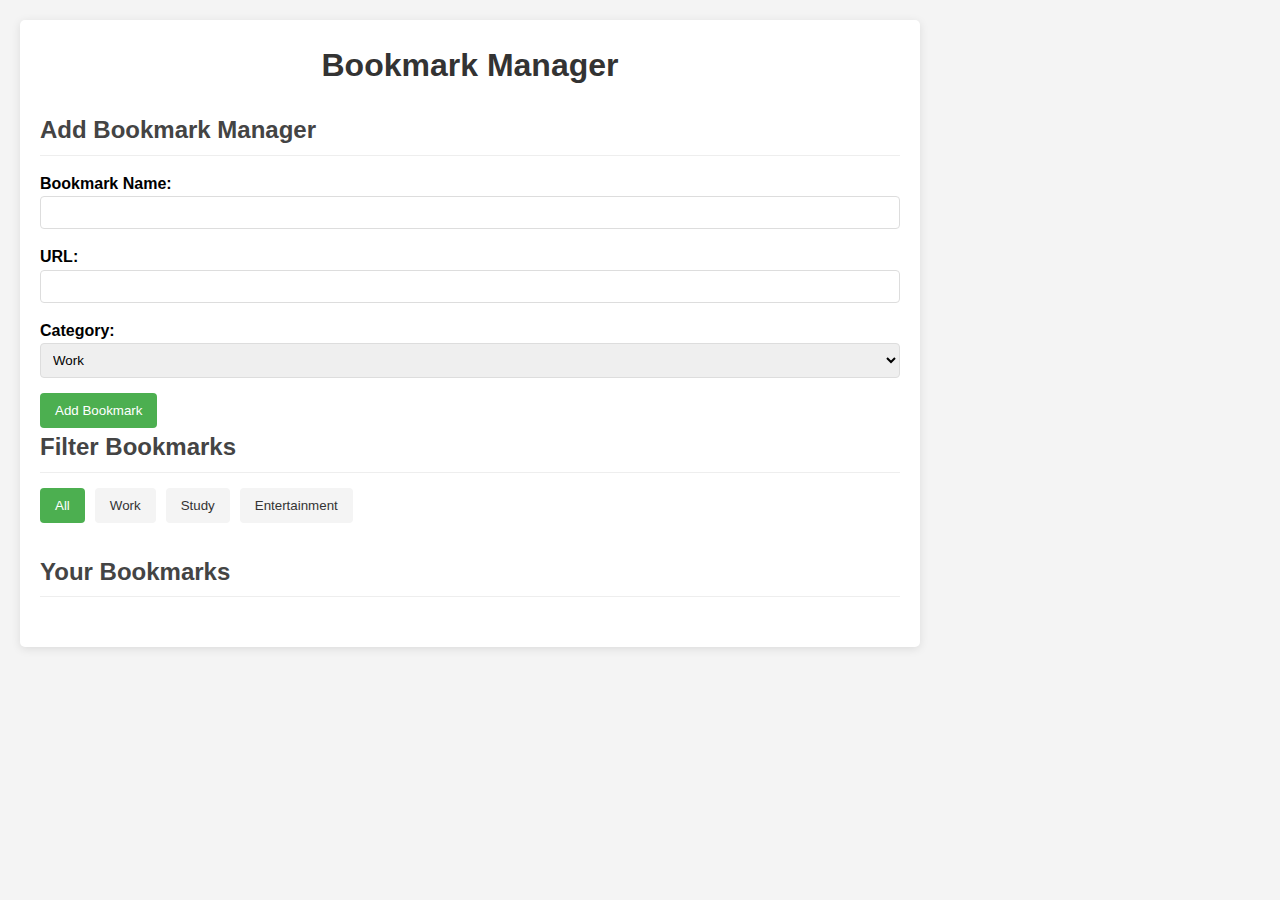
<file: Bookmark-Manager/index.html>
<!DOCTYPE html>
<html lang="en">
<head>
    <meta charset="UTF-8">
    <meta name="viewport" content="width=device-width, initial-scale=1.0">
    <link rel="stylesheet" href="style.css">
    <title>Bookmark Manager</title>
</head>
<body>
    <div class="container">
        <h1>Bookmark Manager</h1>
        <div id="add-bookmark-form">
            <h2>Add Bookmark Manager</h2>
            <form id="bookmark-form">
                <div class="form-group">
                    <label for="bookmark-name">Bookmark Name:</label>
      <input type="text" id="bookmark-name" name="bookmark_name">
    </div>

    <div class="form-group">
      <label for="bookmark-url">URL:</label>
      <input type="url" id="bookmark-url" name="bookmark_url">
    </div>

    <div class="form-group">
      <label for="category">Category:</label>
      <select id="category" name="bookmark_category">
        <option value="work">Work</option>
        <option value="study">Study</option>
        <option value="entertainment">Entertainment</option>
      </select>
    </div>
                <button type="submit">Add Bookmark</button>
            </form>
        </div>
        <div class="filter-section">
            <h2>Filter Bookmarks</h2>
            <div class="filter-buttons">
                <button class ="filter-btn active" data-filter="All">All</button>
                <button class ="filter-btn" data-filter="Work">Work</button>
                <button class ="filter-btn" data-filter="Study">Study</button>
                <button class ="filter-btn" data-filter="Entertainment">Entertainment</button>
            </div>
        </div>
        <div class="bookmarks-container">
            <h2>Your Bookmarks</h2>
            <div id="bookmarks-list">
                <div class="bookmark-item">
                    <div class="bookmark-info">
                        <h3>Book Title 1</h3>
      <a href="https://example.com/book1" class="bookmark-link">Link to Book 1</a>
      <div class="bookmark-category">Category A</div>
    </div>
    <button class="delete-btn">Delete</button>
  </div>
  <div class="bookmark-item">
    <div class="bookmark-info">
      <h3>Book Title 2</h3>
      <a href="https://example.com/book2" class="bookmark-link">Link to Book 2</a>
      <div class="bookmark-category">Category B</div>
    </div>
    <button class="delete-btn">Delete</button>
  </div>
                </div>
            </div>   
        </div>
    </div>
    <script src="script.js"></script>
</body>
</html>
</file>
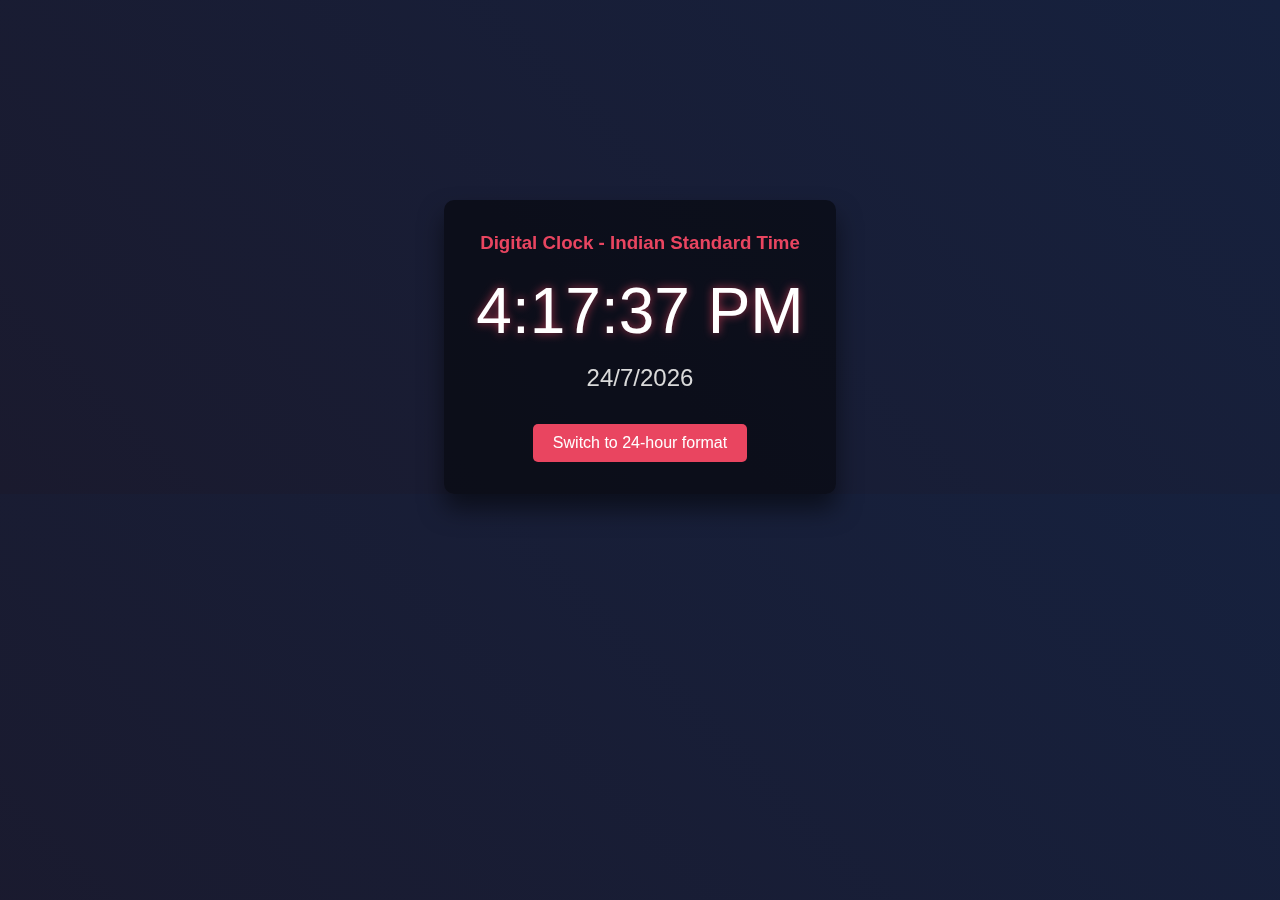
<file: Digital clock/index.html>
<!DOCTYPE html>
<html lang="en">
<head>
    <meta charset="UTF-8">
    <meta name="viewport" content="width=device-width, initial-scale=1.0">
    <title>Digital Clock</title>
    <link rel="stylesheet" href="style.css">
</head>
<body>
    <div class="container">
        <h3 class="head">Digital Clock - Indian Standard Time</h3>
        <div id="time">11 : 28 : 05 AM</div>
        <p class="date">10/07/2025</p>
        <button id="button">Switch to 24-hour format</button>
    </div>
    <script src="script.js"></script>
</body>
</html>
</file>
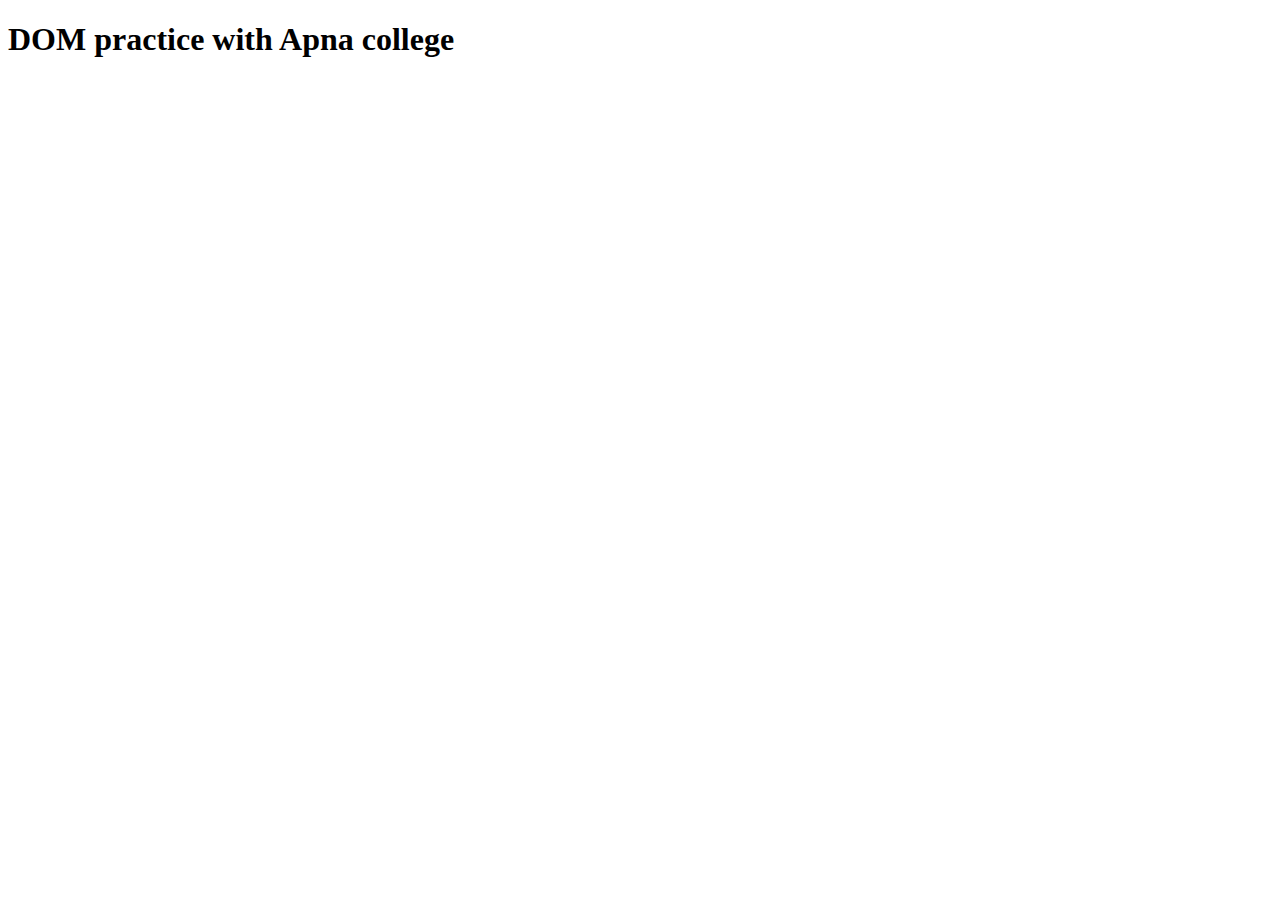
<file: DOM practice withApna college/index.html>
<!DOCTYPE html>
<html lang="en">
<head>
    <meta charset="UTF-8">
    <meta name="viewport" content="width=device-width, initial-scale=1.0">
    <title>DOM practice</title>
    <link rel="stylesheet" href="style.css">
</head>
<body>
    <!-- <button id="btn1">Click Me!</button>
    <button id="btn2">Click Me 2 Times!</button>
    <div id="box">Noora</div>
    <p class="para">Noorjaha</p> -->
    <h1>DOM practice with Apna college</h1>
    <script src="script.js"></script>
</body>
</html>
</file>
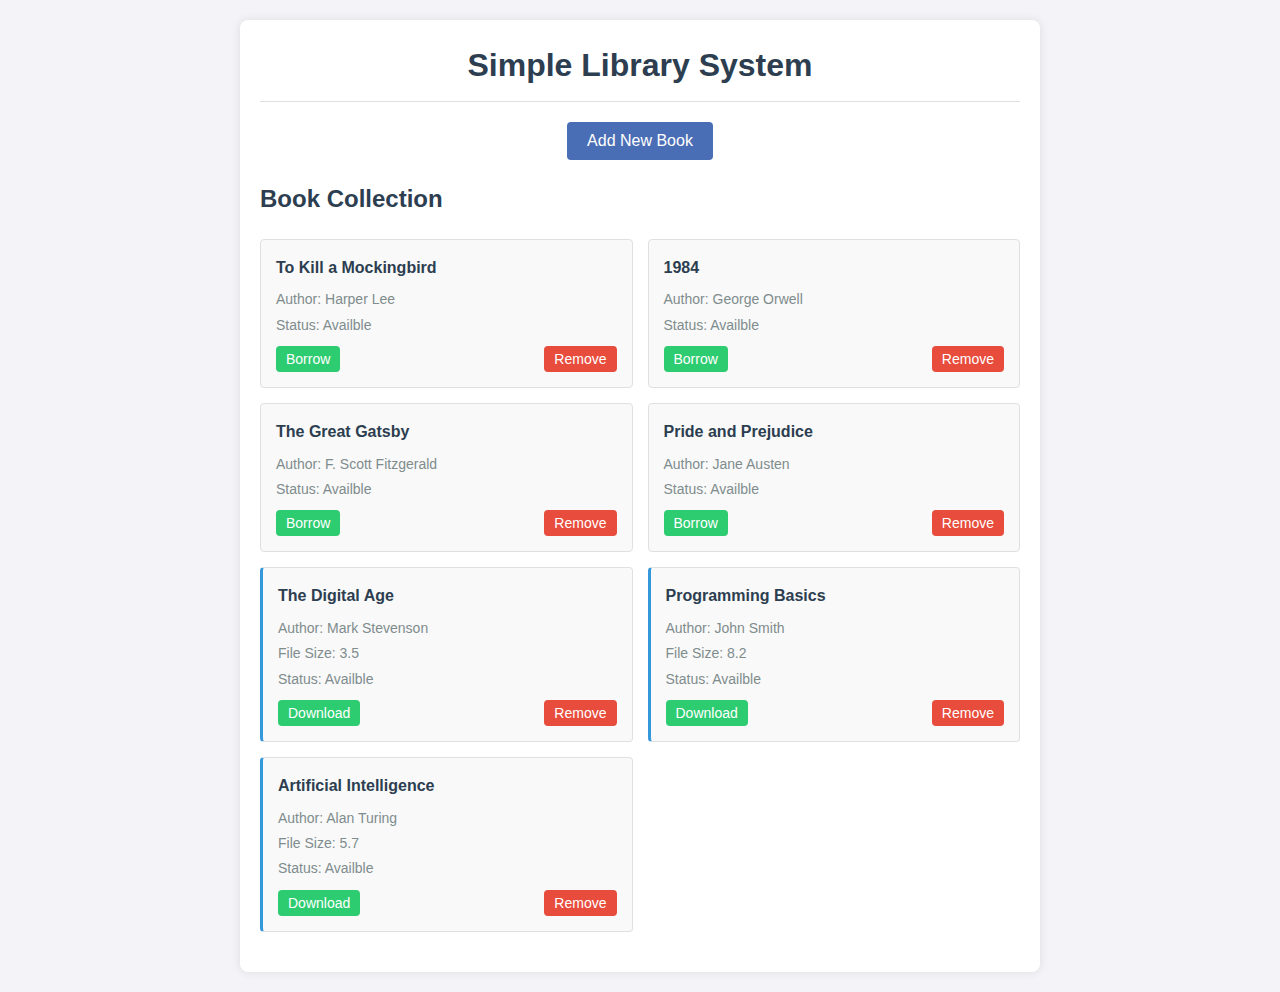
<file: Library-Manager/index.html>
<!DOCTYPE html>
<html lang="en">
<head>
    <meta charset="UTF-8">
    <meta name="viewport" content="width=device-width, initial-scale=1.0">
    <title>Library</title>
    <link rel="stylesheet" href="style.css">
</head>
<body>
    <div class="container">
        <header>
            <h1>Simple Library System</h1>
        </header>

        <main>
            <!--Button container-->
            <div class="button-container">
                <button id="toggle-form" class="toggle-btn">Add New Book</button>
            </div>

            <section class="add-book-section" style="display:none">
                <h2>Add New Book</h2>
                <!--form starts here-->

                <form id="book-form">

                    <!--contains two form groups-->
                    <div class="form-row">
                        <div class="form-group">
                            <label>Title:</label>
                            <input type="text" id="title" required>
                        </div>

                        <div class="form-group">
                            <label>Author:</label>
                            <input type="text" id="author" required>
                        </div>
                    </div>

                    <div class="form-group">
                        <label>Book Type:</label>
                        <select id="type">
                            <option>Physical</option>
                            <option>E-Book</option>
                        </select>
                    </div>

                    <!--form group if e-book is selected-->
                    <div class="form-group" style="display:none" id="ebook-details">
                        <label>File Size(MB):</label>
                        <input type="number" value="1" min="1" id="fileSize">
                    </div>

                    <button type="submit" class="btn-primary">Add Book</button>
                </form>
            </section>

            <!-- Section for adding new books, initially hidden -->
            <section class="library-section">
                <h2>Book Collection</h2>
                <div class="book-grid" id="book-list">

                    <!-- <div class="book-card">
                        <h3 class="book-title">Pride and Prejudice</h3>
                        <div class="book-meta">Author: Jane Austen</div>
                        <div class="book-meta">Status: Available</div>
                        <div class="book-actions">
                            <button class="btn btn-borrow">Borrow</button>  
                            <button class="btn btn-remove">Remove</button>
                        </div>
                    </div>

                    <div class="book-card ebook">
                        <h3 class="book-title">Programming Basics</h3>
                        <div class="book-meta">Author: John Smith</div>
                        <div class="book-meta">Status: Available</div>
                        <div class="book-meta">File Size: 3.5 MB</div>
                        <div class="book-actions">
                            <button class="btn btn-borrow">Download</button>
                            <button class="btn btn-remove">Remove</button>
                        </div>
                    </div> -->

                </div>
            </section>
        </main>
    </div>
    <script src="script.js"></script>
</body>
</html>
</file>
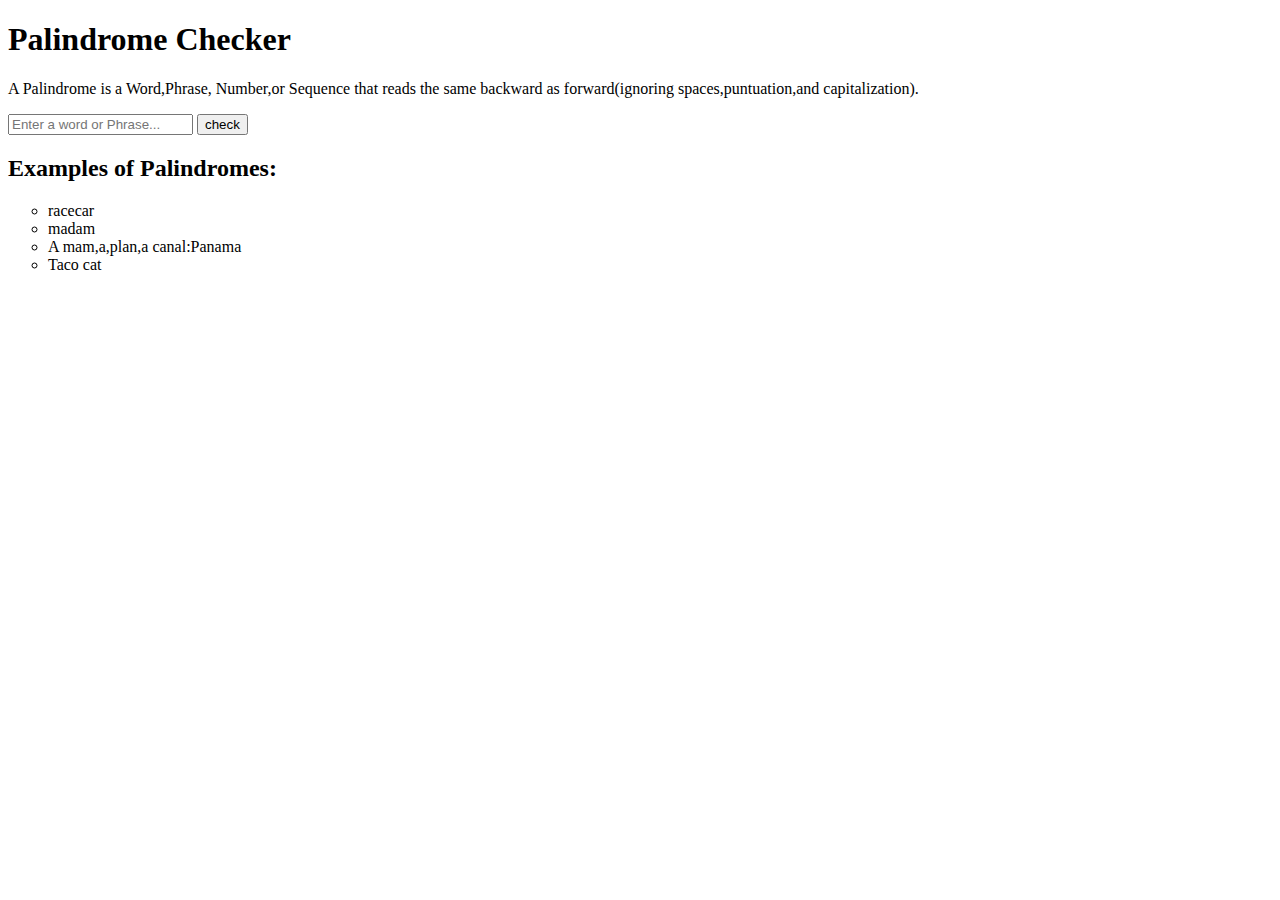
<file: Palindrome checker/index.html>
<!DOCTYPE html>
<html lang="en">

<head>
    <meta charset="UTF-8">
    <meta name="viewport" content="width=device-width, initial-scale=1.0">
    <title>Palindrome Checker</title>
    <link rel="stylesheet" href="style.css">
</head>

<body>
    <div class="container">
        <h1>
            Palindrome Checker</h1>
        <p>A Palindrome is a Word,Phrase, Number,or Sequence that reads the same backward as forward(ignoring
            spaces,puntuation,and capitalization).</p>
        <div class="in">
            <input text="text" placeholder="Enter a word or Phrase..." id="inputfiled">
            <button>check</button>
        </div>
        <div class="examples">
            <h2>Examples of Palindromes:</h2>
            <ul type="circle">
                <li>racecar</li>
                <li>madam</li>
                <li>A mam,a,plan,a canal:Panama</li>
                <li>Taco cat</li>
            </ul>
        </div>
    </div>
</body>

</html>
</file>
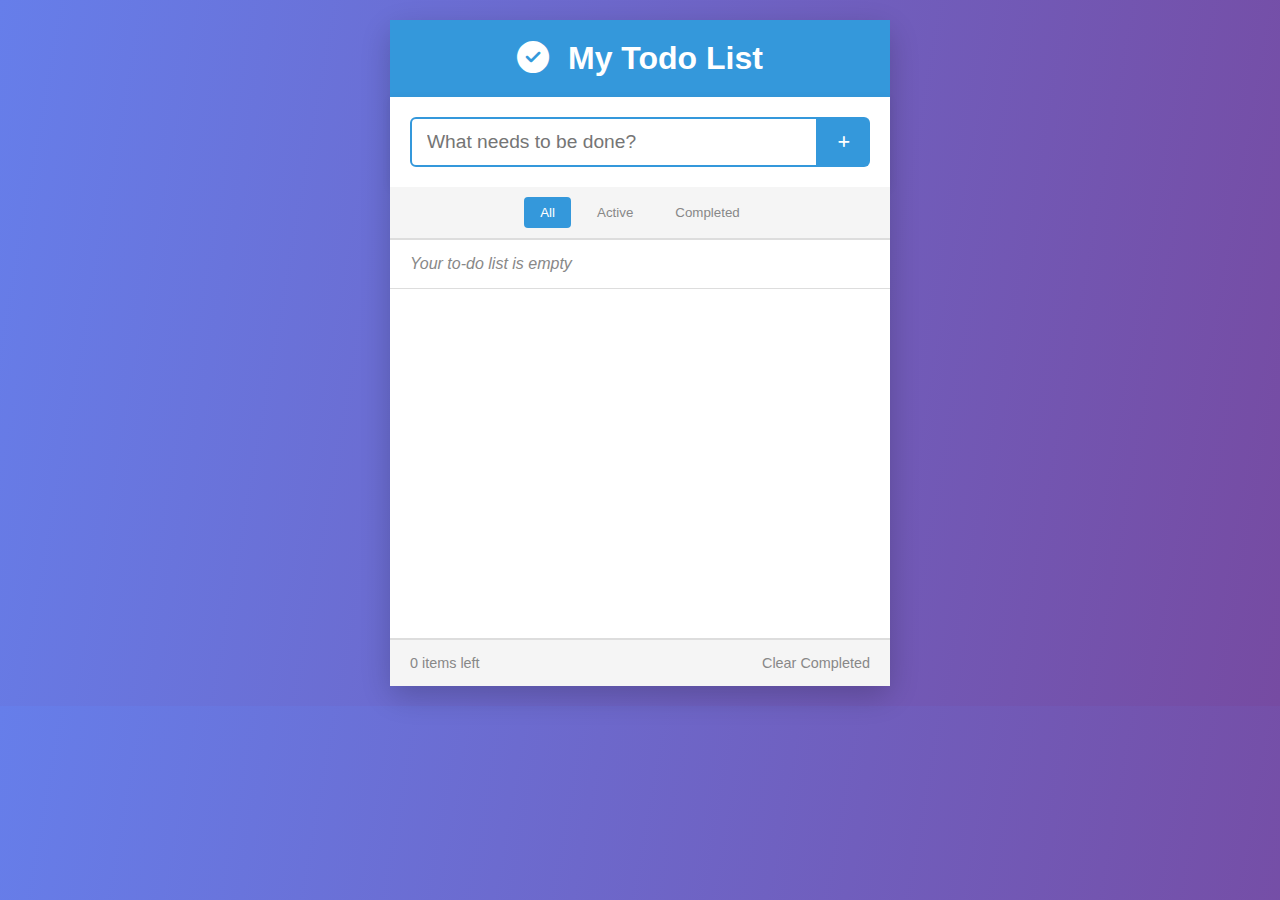
<file: To-Do-List/index.html>
<!DOCTYPE html>
<html lang="en">

<head>
    <meta charset="UTF-8">
    <meta name="viewport" content="width=device-width, initial-scale=1.0">
    <title>To-Do List</title>
    <link rel="stylesheet" href="style.css">
    <link rel="stylesheet" href="https://cdnjs.cloudflare.com/ajax/libs/font-awesome/6.7.2/css/all.min.css" />
</head>

<body>
    <div class="container">
        <h1><i class="fa-solid fa-circle-check"></i> My Todo List</h1>

        <div class="input-container">
            <input type="text" placeholder="What needs to be done?" id="input-field">
            <button id="add-button"><i class="fa-solid fa-plus"></i></button>
        </div>

        <div class="filters">
            <button class="filter-btn active" data-filter="All">All</button>
            <button class="filter-btn" data-filter="Active">Active</button>
            <button class="filter-btn" data-filter="Completed">Completed</button>
        </div>

        <ul id="task-list">
            <!-- <li>Buy milk</li>
            <li>Do homework</li> -->
        </ul>

        <div class="list-footer">
            <span id="item-count">0 items left</span>
            <button id="clear-completed">Clear Completed</button>
        </div>
    </div>
    <script src="script.js"></script>
</body>

</html>
</file>
<file: Bookmark-Manager/style.css>
*{
margin: 0;
padding: 0;
box-sizing: border-box;
}

body{
    font-family: Arial, sans-serif;
     line-height: 1.6;
    background-color: #f4f4f4;
     padding: 20px;
}

.container{
    justify-content: center;
max-width: 900px;
background-color: white;
padding: 20px;
border-radius: 5px;
box-shadow: 0 2px 10px rgba(0, 0, 0, 0.1);}

h1{
    text-align: center;
margin-bottom: 20px;
  color: #333;
}

h2{
color: #444;
  margin-bottom: 15px;
  border-bottom: 1px solid #eee;
  padding-bottom: 5px;
}

.form-group{
margin-bottom: 15px;
}

.form-group label{
margin-bottom: 5px;
font-weight: bold;
}
form input[type="text"],
form input[type="url"],
form select {
  width: 100%;
  padding: 8px;
  border: 1px solid #ddd;
  border-radius: 4px;
}


button {
  background-color: #4caf50;
  color: white;
  border: none;
  padding: 10px 15px;
  cursor: pointer;
  border-radius: 4px;
}

button:hover {
  background-color: #45a049;
}


.add-bookmark-form,
.filter-section,
.bookmarks-container {
  margin-bottom: 30px;
}

.filter-buttons {
  display: flex;
  gap: 10px;
  margin-bottom: 15px;
}

.filter-btn {
  background-color: #f4f4f4;
  color: #333;
}

.filter-btn.active {
  background-color: #4caf50;
  color: white;
}


.bookmark-item {
  display: flex;
  justify-content: space-between;
  align-items: flex-start;
  background-color: #f9f9f9;
  border-left: 4px solid #4caf50;
  padding: 15px;
  margin-bottom:10px;
  border-radius: 4px;
}

.bookmark-item h3 {
  margin-bottom: 5px;
}

.bookmark-category {
  display: inline-block;
  padding: 2px 8px;
  background-color: #e6e6e6;
  border-radius: 10px;
  font-size: 0.8em;
  margin-top: 5px;
}


.bookmark-link {
  color: #4caf50;
  text-decoration: none;
}

.bookmark-link:hover {
  text-decoration: underline;
}
</file>
<file: Digital clock/style.css>
*{
    box-sizing: border-box;
    margin: 0;
    padding: 0;
    font-family: "Arial", sans-serif;

}
body{
    background:  linear-gradient(45deg, #1a1a2e, #16213e);
    color: #fff;
    display: flex;
    align-items: center;
    justify-content: center;
}
.container{
    background: rgba(0, 0, 0, 0.5);
    box-shadow : 0 15px 25px rgba(0, 0, 0, 0.5);
    border-radius : 10px;
    filter: blur(0.5px);
    padding: 2rem;
    margin-top: 200px;
    align-items: center;
    justify-content: center;
    text-align: center;
}
h3{
   color: #e94560;
   margin-bottom: 20px;
}
#time{
    font-size: 4rem;
    margin-bottom: 1rem;
   text-shadow: 0 0 10px rgba(233, 69, 96, 0.7);
}
.date{
    font-size: 1.5rem;
    margin-bottom: 2rem;
    color: #dadada;

}
button{
     background: #e94560;
     font-size: 1rem;
     padding: 10px 20px;
     transition: all 0.3s ease;
     border: none;
     border-radius: 5px;
     color: white;

}
button:hover{
    background: #cf3b54;
    transform: scale(1.05);
}
</file>
<file: DOM practice withApna college/style.css>
/* .para{
    color:white;
}
.newpara{
 background-color:blueviolet;
}
div{
    width:100px;
    border:5px solid black;
    background-color: blueviolet;
    height:100px;

} */
 /* .dark{
    background-color: black;
    color:white;
 }

 .light{
    background-color: white;
    color:black;
 } */
</file>
<file: Palindrome checker/style.css>

</file>
<file: To-Do-List/style.css>
* {
    margin: 0;
    padding: 0;
    box-sizing: border-box;
}

:root {
    --primary-color: #3498db;
    --secondary-color: #2980b9;
    --danger-color: #e74c3c;
    --success-color: #2ecc71;
    --text-color: #333;
    --light-gray: #f5f5f5;
    --medium-gray: #ddd;
    --dark-gray: #888;
    --white: #fff;
}

body {
    font-family: "Segoe UI", Tahoma, Geneva, Verdana, sans-serif;
    background: linear-gradient(100deg, #667eea 0%, #764ba2 100%);
    color: var(--text-color);
    display: flex;
    justify-content: center;
    padding: 20px;
}

.container {
    background-color: var(--white);
    box-shadow: 0 10px 30px rgba(0, 0, 0, 0.2);
    max-width: 500px;
    width: 100%;
    border-radius: 12px;
}

h1 {
    background-color: var(--primary-color);
    color: white;
    padding: 20px;
    text-align: center;
}

h1 i {
    margin-right: 10px;
}

.input-container {
    display: flex;
    flex-grow: 1;
    padding: 20px;
    box-shadow: 0 2px 10px rgba(0, 0, 0, 0.05);
}

#input-field {
    flex-grow: 1;
    padding: 12px 15px;
    border: 2px solid var(--primary-color);
    border-radius: 6px 0 0 6px;
    font-size: 1.2rem;
    outline: none;
}

#input-field:focus {
    border: 2px solid var(--primary-color);
    outline: none;
}

#add-button {
    padding: 12px 20px;
    background-color: var(--primary-color);
    color: var(--white);
    border: none;
    border-radius: 0 6px 6px 0;
    cursor: pointer;
    transition: 0.3s;
}

.filters {
    display: flex;
    align-items: center;
    justify-content: center;
    background-color: var(--light-gray);
    border-bottom: 1px solid var(--medium-gray);
    padding: 10px;
}

.filter-btn {
    padding: 8px 16px;
    color: var(--dark-gray);
    border: none;
    background: none;
    border-radius: 4px;
    margin: 0 5px;
    cursor: pointer;
    font-weight: 500;
}

.filter-btn:hover {
    background-color: rgba(0, 0, 0, 0.05);
}

.active {
    background-color: var(--primary-color);
    color: white;
}

#task-list {
    border-top: 1px solid var(--medium-gray);
    border-bottom: 1px solid var(--medium-gray);
    height: 400px;
    list-style: none;
    overflow-y: auto;
}

#task-list li {
    display: flex;
    align-items: center;
    padding: 15px 20px;
    border-bottom: 1px solid var(--medium-gray);
}

#task-list li:hover {
    background-color: var(--light-gray);
}

#task-list input[type="checkbox"] {
    margin-right: 15px;
    width: 20px;
    height: 20px;
    cursor: pointer;
    accent-color: var(--success-color);
}

#task-list span {
    flex-grow: 1;
    word-break: break-word;
}

#task-list .Completed {
    text-decoration: line-through;
    color: var(--dark-gray);
}

#task-list i {
    color: var(--danger-color);
    cursor: pointer;
    visibility: hidden;
    padding: 5px;
}

#task-list li:hover i {
    visibility: visible;
}

.list-footer {
    display: flex;
    justify-content: space-between;
    padding: 15px 20px;
    background-color: var(--light-gray);
    border-top: 1px solid var(--medium-gray);
    color: var(--dark-gray);
    font-size: 0.9rem;
}

.list-footer button {
    border: none;
    background: none;
    cursor: pointer;
    font-size: 0.9rem;
    color: var(--dark-gray);
}

.list-footer button:hover {
    color: var(--danger-color);
    text-decoration: underline;
}

.empty-message {
    font-style: italic;
    color: var(--dark-gray);
    text-align: center;
    padding: 20px;
}
</file>
<file: Library-Manager/style.css>
/* Universal selector: Resets margin and padding, sets box-sizing */
* {
  margin: 0;
  padding: 0;
  box-sizing: border-box;
}

/* Body styles: Sets font, line height, background color, padding, and text color */
body {
  font-family: "Arial", sans-serif;
  line-height: 1.6;
  background-color: #f4f4f8;
  padding: 20px;
  color: #333;
}

/* Container styles: Sets max width, centers content, adds background, padding, border radius, and shadow */
.container {
  max-width: 800px;
  margin: 0 auto;
  background-color: white;
  padding: 20px;
  border-radius: 8px;
  box-shadow: 0 0 10px rgba(0, 0, 0, 0.1);
}

/* Header styles: Centers text, adds bottom margin and border */
header {
  text-align: center;
  margin-bottom: 20px;
  padding-bottom: 10px;
  border-bottom: 1px solid #e0e0e0;
}

/* Heading styles: Sets color for h1 and h2 */
h1,
h2 {
  color: #2c3e50;
}

/* Header paragraph styles: Sets color */
header p {
  color: #7f8c8d;
}

/* Tabs container styles: Uses flexbox, adds bottom margin and border */
.tabs {
  display: flex;
  margin-bottom: 20px;
  border-bottom: 1px solid #ddd;
}

/* Tab button styles: Sets background, border, padding, cursor, margin, and border radius */
.tab-btn {
  background-color: #f4f4f4;
  border: none;
  padding: 10px 20px;
  cursor: pointer;
  margin-right: 5px;
  border-radius: 5px 5px 0 0;
}

/* Active tab button styles: Sets background color and text color */
.tab-btn.active {
  background-color: #4a6eb5;
  color: white;
}

/* Tab content styles: Hides content by default, adds padding */
.tab-content {
  display: none;
  padding: 20px 0;
}

/* Active tab content styles: Displays content */
.tab-content.active {
  display: block;
}

/* Form row styles: Uses flexbox, adds gap and bottom margin */
.form-row {
  display: flex;
  gap: 15px;
  margin-bottom: 15px;
}

/* Form group styles: Allows flexible growth, adds bottom margin */
.form-group {
  flex: 1;
  margin-bottom: 15px;
}

/* Label styles: Displays as block, adds bottom margin and bold font weight */
label {
  display: block;
  margin-bottom: 5px;
  font-weight: bold;
}

/* Input and select styles: Sets width, padding, border, and border radius */
input,
select {
  width: 100%;
  padding: 8px;
  border: 1px solid #ddd;
  border-radius: 4px;
}

/* Primary button styles: Sets background, color, border, padding, radius, cursor, and width */
.btn-primary {
  background-color: #4a6eb5;
  color: white;
  border: none;
  padding: 10px;
  border-radius: 4px;
  cursor: pointer;
  width: 100%;
}

/* Primary button hover styles: Changes background color on hover */
.btn-primary:hover {
  background-color: #3a5894;
}

/* Book grid styles: Uses CSS grid for layout, sets columns and gap, adds top margin */
.book-grid {
  display: grid;
  grid-template-columns: repeat(auto-fill, minmax(250px, 1fr));
  gap: 15px;
  margin-top: 20px;
}

/* Book card styles: Sets background, border, radius, padding, position, transition, and animation */
.book-card {
  background-color: #f9f9f9;
  border: 1px solid #e0e0e0;
  border-radius: 4px;
  padding: 15px;
  position: relative;
  transition: transform 0.2s ease;
  animation: fadeIn 0.5s ease;
}

/* Book card hover styles: Translates card upwards and adds shadow */
.book-card:hover {
  transform: translateY(-3px);
  box-shadow: 0 3px 8px rgba(0, 0, 0, 0.1);
}

/* Borrowed book card styles: Adds a red left border */
.book-card.borrowed {
  border-left: 3px solid #e74c3c;
}

/* Available book card styles: Adds a green left border */
.book-card.available {
  border-left: 4px solid #27ae60;
}

/* Ebook card styles: Adds a blue left border (overrides others) */
.ebook {
  border-left: 3px solid #3498db !important; /* Important to override other border styles */
}

/* Book title styles: Sets font size, bottom margin, and color */
.book-title {
  font-size: 16px;
  margin-bottom: 8px;
  color: #2c3e50;
}

/* Book metadata styles: Sets font size, bottom margin, and color */
.book-meta {
  font-size: 14px;
  margin-bottom: 3px;
  color: #7f8c8d;
}

/* Book details container styles: Adds top margin */
.book-details {
  margin-top: 15px;
}

/* Book actions container styles: Uses flexbox to space buttons, adds top margin */
.book-actions {
  display: flex;
  justify-content: space-between;
  margin-top: 10px;
}

/* General button styles: Sets padding, border, radius, cursor, and font size */
.btn {
  padding: 5px 10px;
  border: none;
  border-radius: 4px;
  cursor: pointer;
  font-size: 14px;
}

/* Borrow button styles: Sets background color and text color */
.btn-borrow {
  background-color: #2ecc71;
  color: white;
}

/* Return button styles: Sets background color and text color */
.btn-return {
  background-color: #3498db;
  color: white;
}

/* Remove button styles: Sets background color and text color */
.btn-remove {
  background-color: #e74c3c;
  color: white;
}

/* Search bar container styles: Uses flexbox, adds bottom margin */
.search-bar {
  display: flex;
  margin-bottom: 20px;
}

/* Search bar input styles: Allows flexible growth, sets padding, border, and border radius */
.search-bar input {
  flex: 1;
  padding: 10px;
  border: 1px solid #ddd;
  border-radius: 4px 0 0 4px;
}

/* Search bar button styles: Sets padding, background, color, border, radius, and cursor */
.search-bar button {
  padding: 0 20px;
  background-color: #4a6eb5;
  color: white;
  border: none;
  border-radius: 0 4px 4px 0;
  cursor: pointer;
}

/* Filter options container styles: Uses flexbox, adds gap and bottom margin */
.filter-options {
  display: flex;
  gap: 10px;
  margin-bottom: 20px;
}

/* Filter options select styles: Allows flexible growth */
.filter-options select {
  flex: 1;
}

/* Modal styles: Hides modal by default, sets fixed position, z-index, dimensions, and background */
.modal {
  display: none;
  position: fixed;
  z-index: 999;
  left: 0;
  top: 0;
  width: 100%;
  height: 100%;
  background-color: rgba(0, 0, 0, 0.5);
}

/* Modal content styles: Sets background, margin, padding, width, radius, shadow, and position */
.modal-content {
  background-color: white;
  margin: 10% auto;
  padding: 30px;
  width: 50%;
  border-radius: 8px;
  box-shadow: 0 5px 20px rgba(0, 0, 0, 0.2);
  position: relative;
}

/* Close modal button styles: Sets position, font size, weight, and cursor */
.close-modal {
  position: absolute;
  right: 20px;
  top: 10px;
  font-size: 28px;
  font-weight: bold;
  cursor: pointer;
}

/* Modal actions container styles: Adds top margin, uses flexbox to align buttons, adds gap */
#modal-actions {
  margin-top: 20px;
  display: flex;
  justify-content: flex-end;
  gap: 10px;
}

/* Status badge styles: Displays inline-block, sets padding, radius, font size, color, and top margin */
.status-badge {
  display: inline-block;
  padding: 4px 8px;
  border-radius: 20px;
  font-size: 12px;
  color: white;
  margin-top: 5px;
}

/* Available status badge styles: Sets background color */
.status-available {
  background-color: #27ae60;
}

/* Borrowed status badge styles: Sets background color */
.status-borrowed {
  background-color: #e74c3c;
}

/* Ebook status badge styles: Sets background color */
.status-ebook {
  background-color: #3498db;
}

/* Add book and library section styles: Adds bottom margin */
.add-book-section,
.library-section {
  margin-bottom: 20px;
}

/* Button container styles: Centers text, adds bottom margin */
.button-container {
  text-align: center;
  margin-bottom: 20px;
}

/* Toggle button styles: Sets background, color, border, padding, radius, cursor, font size, and transition */
.toggle-btn {
  background-color: #4a6eb5;
  color: white;
  border: none;
  padding: 10px 20px;
  border-radius: 4px;
  cursor: pointer;
  font-size: 16px;
  transition: background-color 0.2s;
}

/* Toggle button hover styles: Changes background color on hover */
.toggle-btn:hover {
  background-color: #3a5894;
}

/* Fade-in animation keyframes */
@keyframes fadeIn {
  from {
    opacity: 0;
    transform: translateY(10px);
  }
  to {
    opacity: 1;
    transform: translateY(0);
  }
}
</file>
